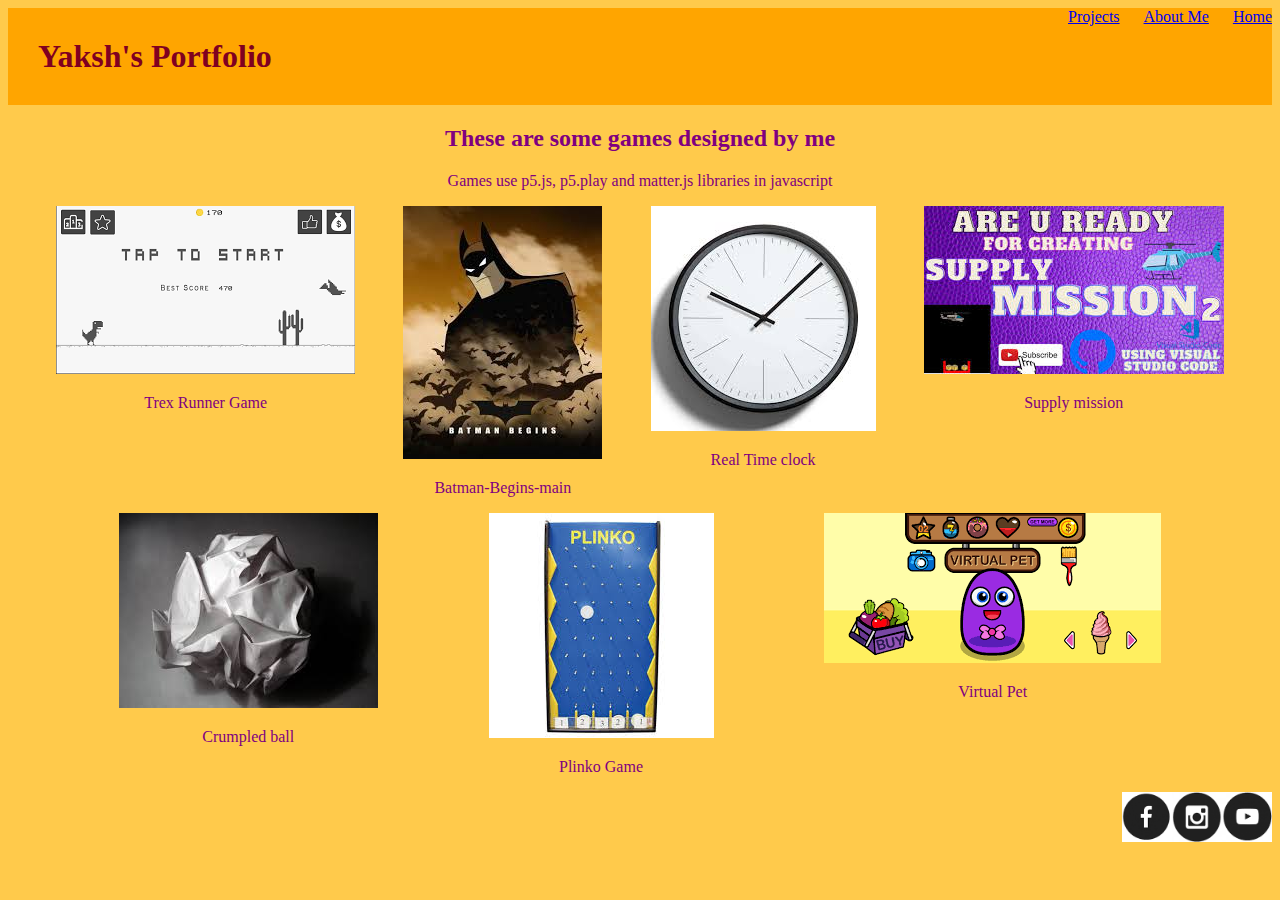
<file: index.html>
<!DOCTYPE HTML>
<html>
    <head>
        <title>My Portfolio page</title>
        <link rel = "stylesheet"
              type = "text/css"
              href = "style.css" />
    </head>

    <body>
        <div class="header">
            <h1>Yaksh's Portfolio</h1>
            <div class="menu">
                <a href="index.html">Projects</a>
                <a href="aboutme.html">About Me</a>
                <a href="home.html">Home</a>
            </div>
        </div>
        
       
         <h2>These are some games designed by me</h2>
         <p>Games use p5.js, p5.play and matter.js libraries in javascript</p>
        
        <div class = "grid">
            <div class="item">
                <a href = "https://editor.p5js.org/whitehatjr/present/ePJrHCACM"><img src="download.png"/></a>
                <p>Trex Runner Game</p>
            </div>

            <div class="item">
                <a href = "http://127.0.0.1:8887/Batman-Begins-main/"><img src="batman.jpg"/></a>
                <p>Batman-Begins-main</p>
            </div>

            <div class="item">
                    <a href = "https://yaksh33.github.io/p45/"><img src="Clock.jpg"/></a>
                    <p>Real Time clock</p>
            </div>

            <div class="item">
                    <a href = "https://yaksh33.github.io/c22project/"><img src="download.jpg"/></a>
                    <p>Supply mission </p>
            </div>

            <div class="item">
                    <a href = "https://yaksh33.github.io/p24/"><img src="BALL.jpg"/></a>
                    <p>Crumpled ball</p>
            </div>

            <div class="item">
                    <a href = "https://yaksh33.github.io/p46/"><img src="plinko.jpg"/></a>
                    <p>Plinko Game</p>
            </div>

            <div class="item">
                    <a href = "http://127.0.0.1:8887/"><img src="images.png"/></a>
                    <p>Virtual Pet</p>
            </div>
       
        </div>

        <div class="footer">
            <a href="https://www.facebook.com/yaksh.donda.1"><img src="fb.png" width=50 height=50/></a>
            <a href="#"><img src="insta.png" width=50 height=50/></a>
            <a href="#"><img src="youtube.png" width=50 height=50/></a>
        </div>
    
    </body>
</html>
</file>
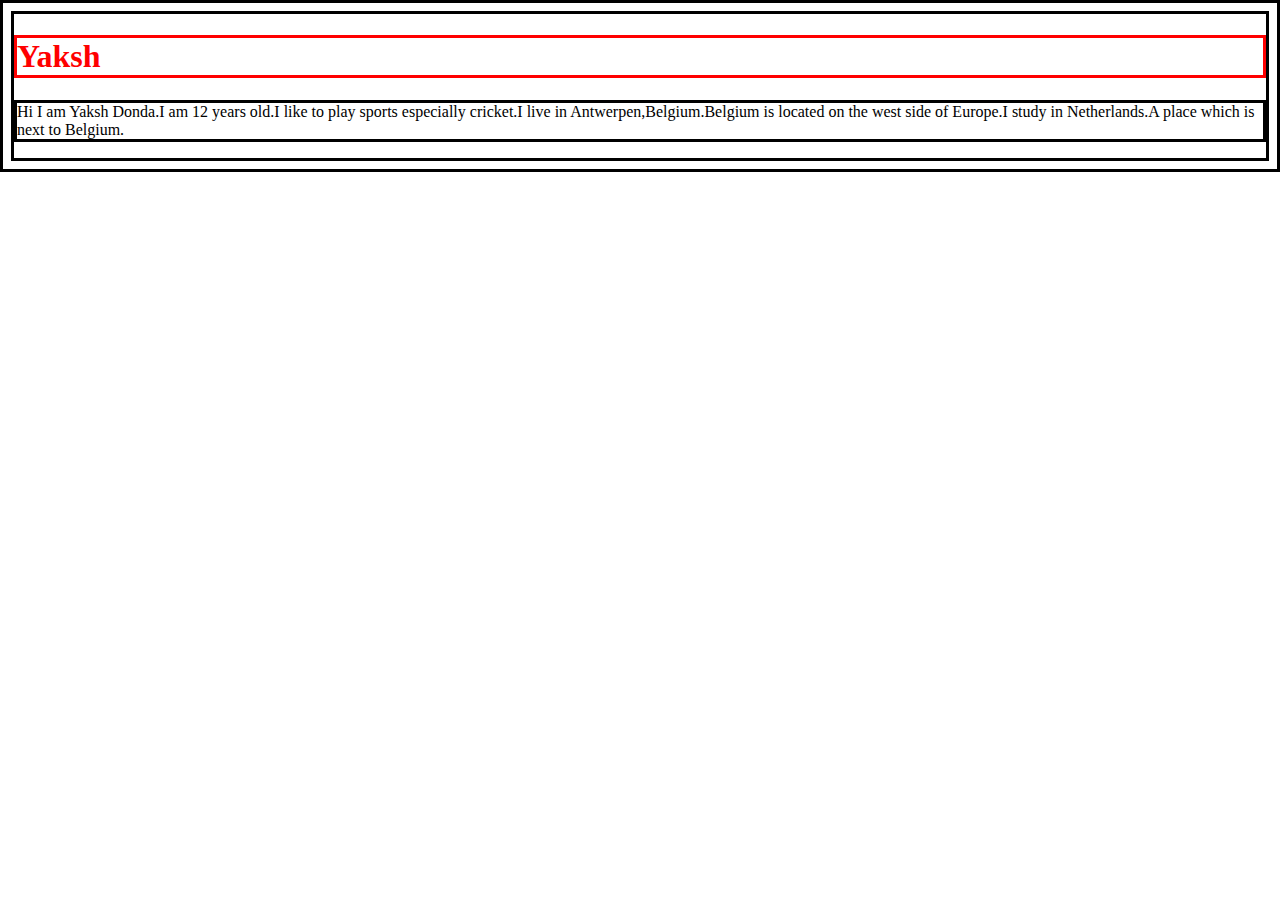
<file: aboutme.html>
<!DOCTYPE html>
<html lang="en">
<head>
    <meta charset="UTF-8">
    <meta http-equiv="X-UA-Compatible" content="IE=edge">
    <meta name="viewport" content="width=device-width, initial-scale=1.0">
    <title>Yaksh's Website</title>
    <style>
        *{
            border: solid;
        }
        h1{
            color:Red
        }
    </style>
</head>
<body>
    <h1>Yaksh</h1>
    <p>Hi I am Yaksh Donda.I am 12 years old.I like to play sports especially cricket.I live in Antwerpen,Belgium.Belgium is located on the west side of Europe.I study in Netherlands.A place which is next to Belgium.</p>
    </body>
</html>
</file>
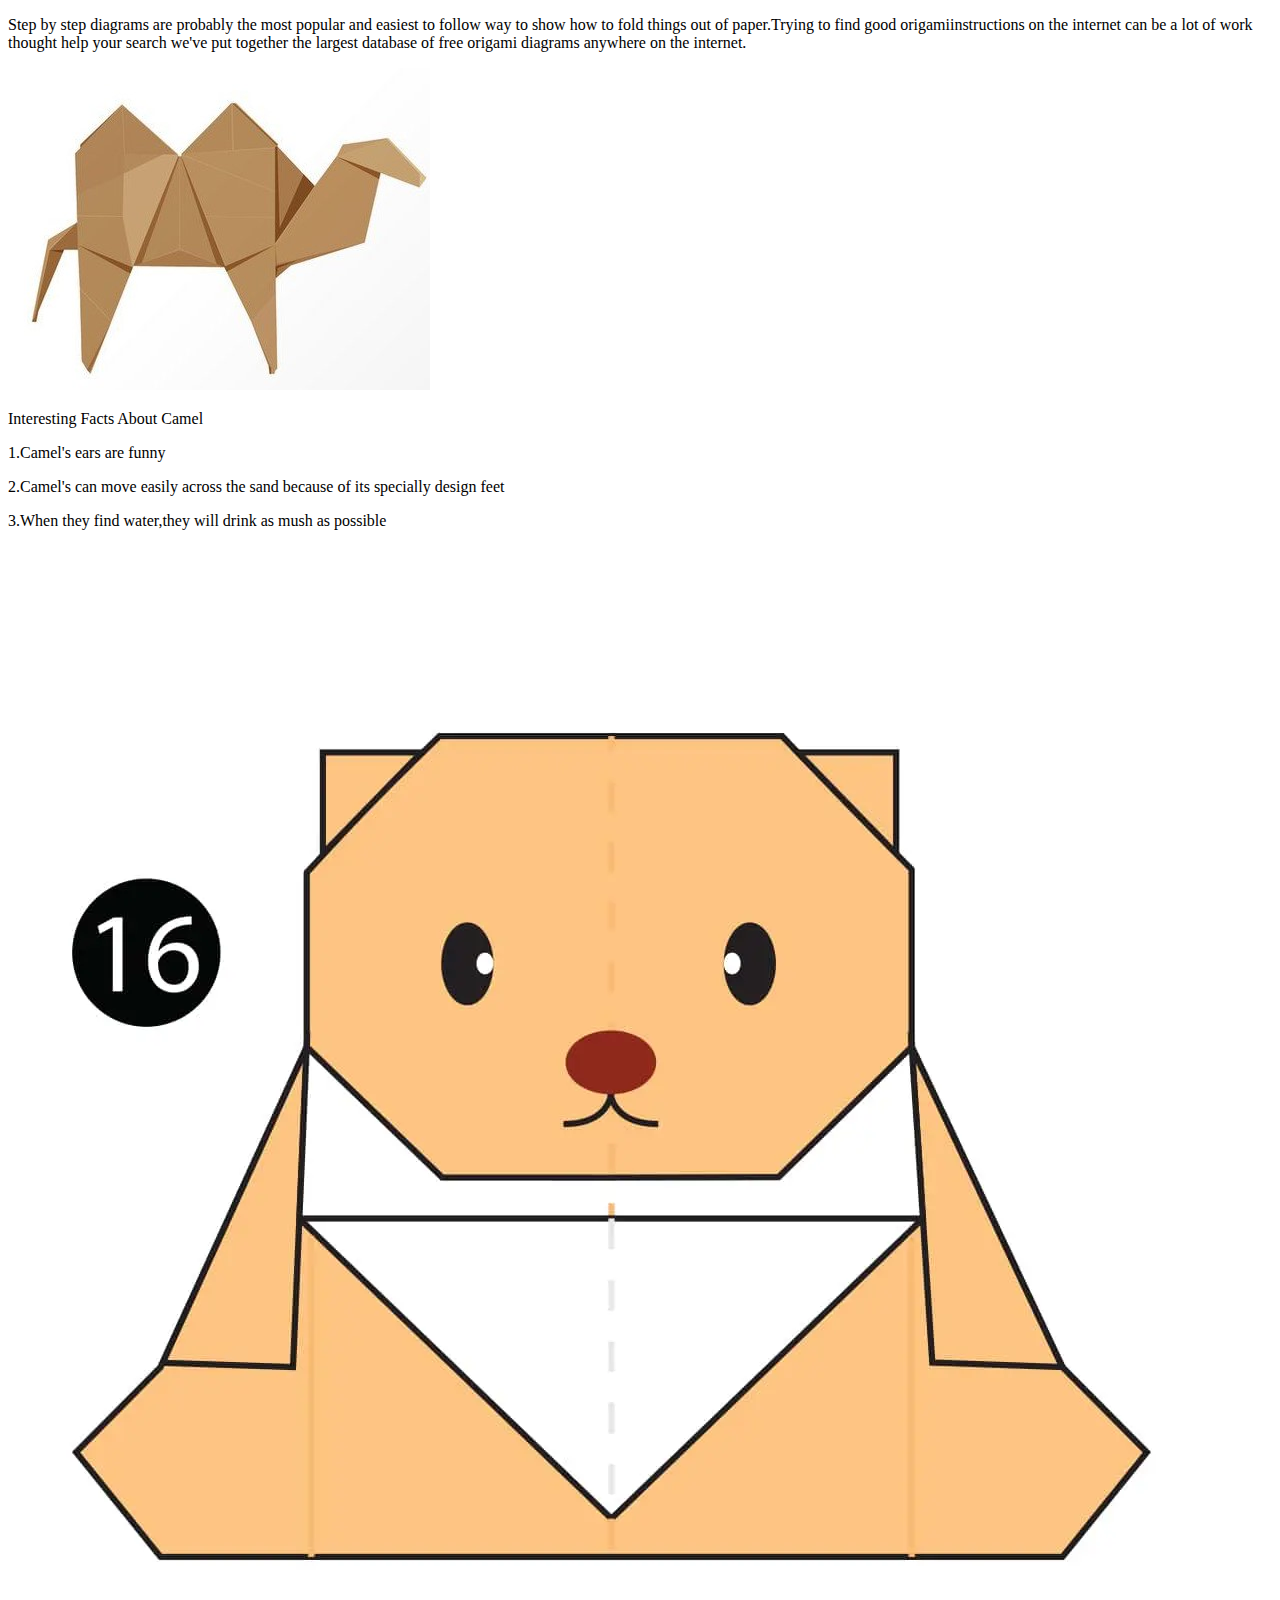
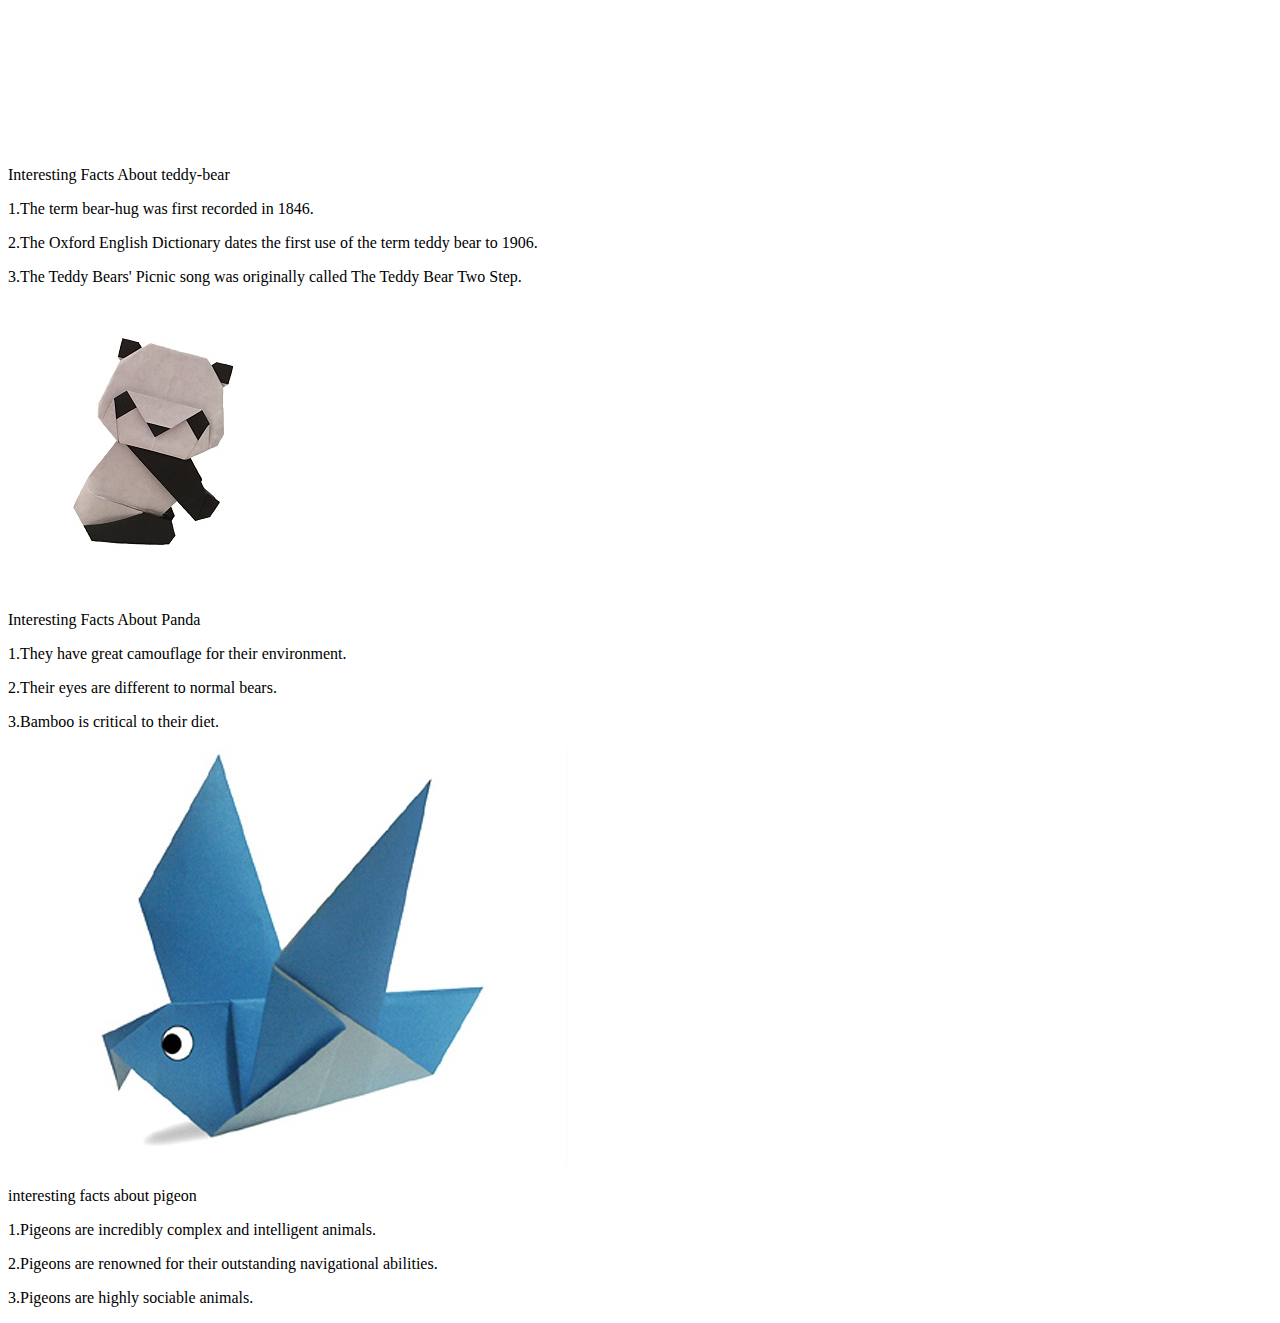
<file: home.html>
<!DOCTYPE html>
<html lang="en">
<head>
    <meta charset="UTF-8">
    <meta http-equiv="X-UA-Compatible" content="IE=edge">
    <meta name="viewport" content="width=device-width, initial-scale=1.0">
    <title>Origami Design</title>
    <style>
        h1{
            color:Red
        }
    </style>
</head>
<body>
    <p>Step by step diagrams are probably the most popular and easiest to follow way to show how to fold things out of paper.Trying to find good origamiinstructions on the internet can be a lot of work thought help your search we've put together the largest database of free origami diagrams anywhere on the internet.</p>
    
    
    <a href = "https://origami.me/camel/"><img src="camel.jpg"/></a>
                <p>Interesting Facts About Camel<p>

           <p>1.Camel's ears are funny</p>
           <p>2.Camel's can move easily across the sand because of its specially design feet</p>
           <p>3.When they find water,they will drink as mush as possible</p>

           <a href ="https://origami.me/teddy-bear/"><img src="teddy-16-min.webp"/><a>
               <p>Interesting Facts About teddy-bear</p>

               <p>1.The term bear-hug was first recorded in 1846.</p>
               <p>2.The Oxford English Dictionary dates the first use of the term teddy bear to 1906.</p>
               <p>3.The Teddy Bears' Picnic song was originally called The Teddy Bear Two Step.</p>

               <a href ="https://origami.me/panda/"><img src="IMG_4422.jpg"/><a>
                   <p>Interesting Facts About Panda</p>

                  <p>1.They have great camouflage for their environment. </p>
                  <p>2.Their eyes are different to normal bears.</p>
                  <p>3.Bamboo is critical to their diet.</p>

                  <a href ="https://origami.me/pigeon/"><img src="origami-pigeon.jpg"/><a>
                    <p>interesting facts about pigeon<p>
  
                      <p>1.Pigeons are incredibly complex and intelligent animals.</p>
                      <p>2.Pigeons are renowned for their outstanding navigational abilities.</p>
                      <p>3.Pigeons are highly sociable animals.</p>
    </body>
</html>
</file>
<file: style.css>
h1 {
    color:#800020;
    margin: 30px;
}

body{ 
background-color: #FFCA4B;
} 

.header{
    background-color: orange;
    display: flex;
    justify-content: space-between;
}

.site-description{
    display: flex;
    flex-direction: column;
    justify-content: first baseline;
}

.grid{
    display: flex;
    flex-wrap: wrap;
    justify-content: space-evenly;
}

.footer{
    display: flex;
    justify-content: flex-end;
}

p,h2{
    text-align: center;
    color: purple;
}
.menu a{
    margin-left:20px;
}
.item :hover img{
opacity: 0.33;
}
</file>
